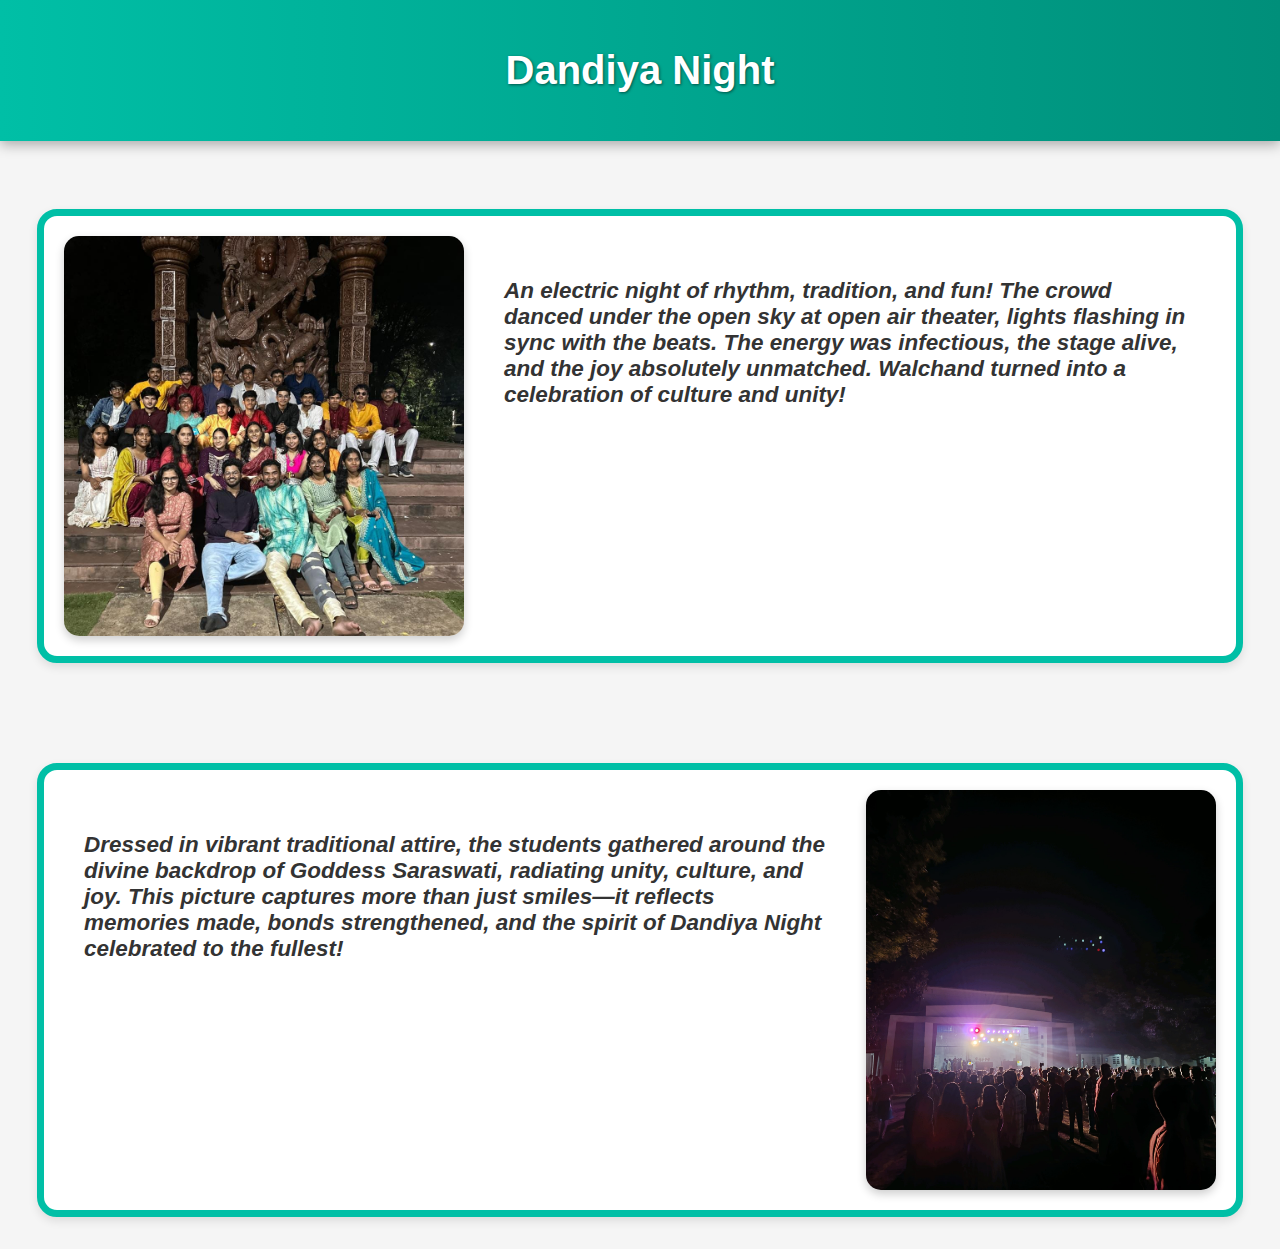
<file: danight.html>
<!DOCTYPE html>
<html lang="en">
<head>
    <meta charset="UTF-8">
    <meta name="viewport" content="width=device-width, initial-scale=1.0">
    <title>Document</title>
    <link rel="stylesheet" href="event.css">
</head>
<body>
    <header>
        <h1>Dandiya Night</h1>
    </header>
    <br><br>
    <div class="box1">
        <img src="Images/danight.1.jpeg" id="img1" >
        <div class="text1"><h3>An electric night of rhythm, tradition, and fun! The crowd danced under the open sky at open air theater, lights flashing in sync with the beats. The energy was infectious, the stage alive, and the joy absolutely unmatched. Walchand turned into a celebration of culture and unity!</h3></div>
     </div>
    
        <br><br>
    
    <div class="box2">
            <div class="text2"><h3>Dressed in vibrant traditional attire, the students gathered around the divine backdrop of Goddess Saraswati, radiating unity, culture, and joy. This picture captures more than just smiles—it reflects memories made, bonds strengthened, and the spirit of Dandiya Night celebrated to the fullest!
            </h3></div>
            <img src="Images/danight.2.jpeg" id="img2" style="width: 350px;" >
            
    </div>
</body>
</html>
</file>
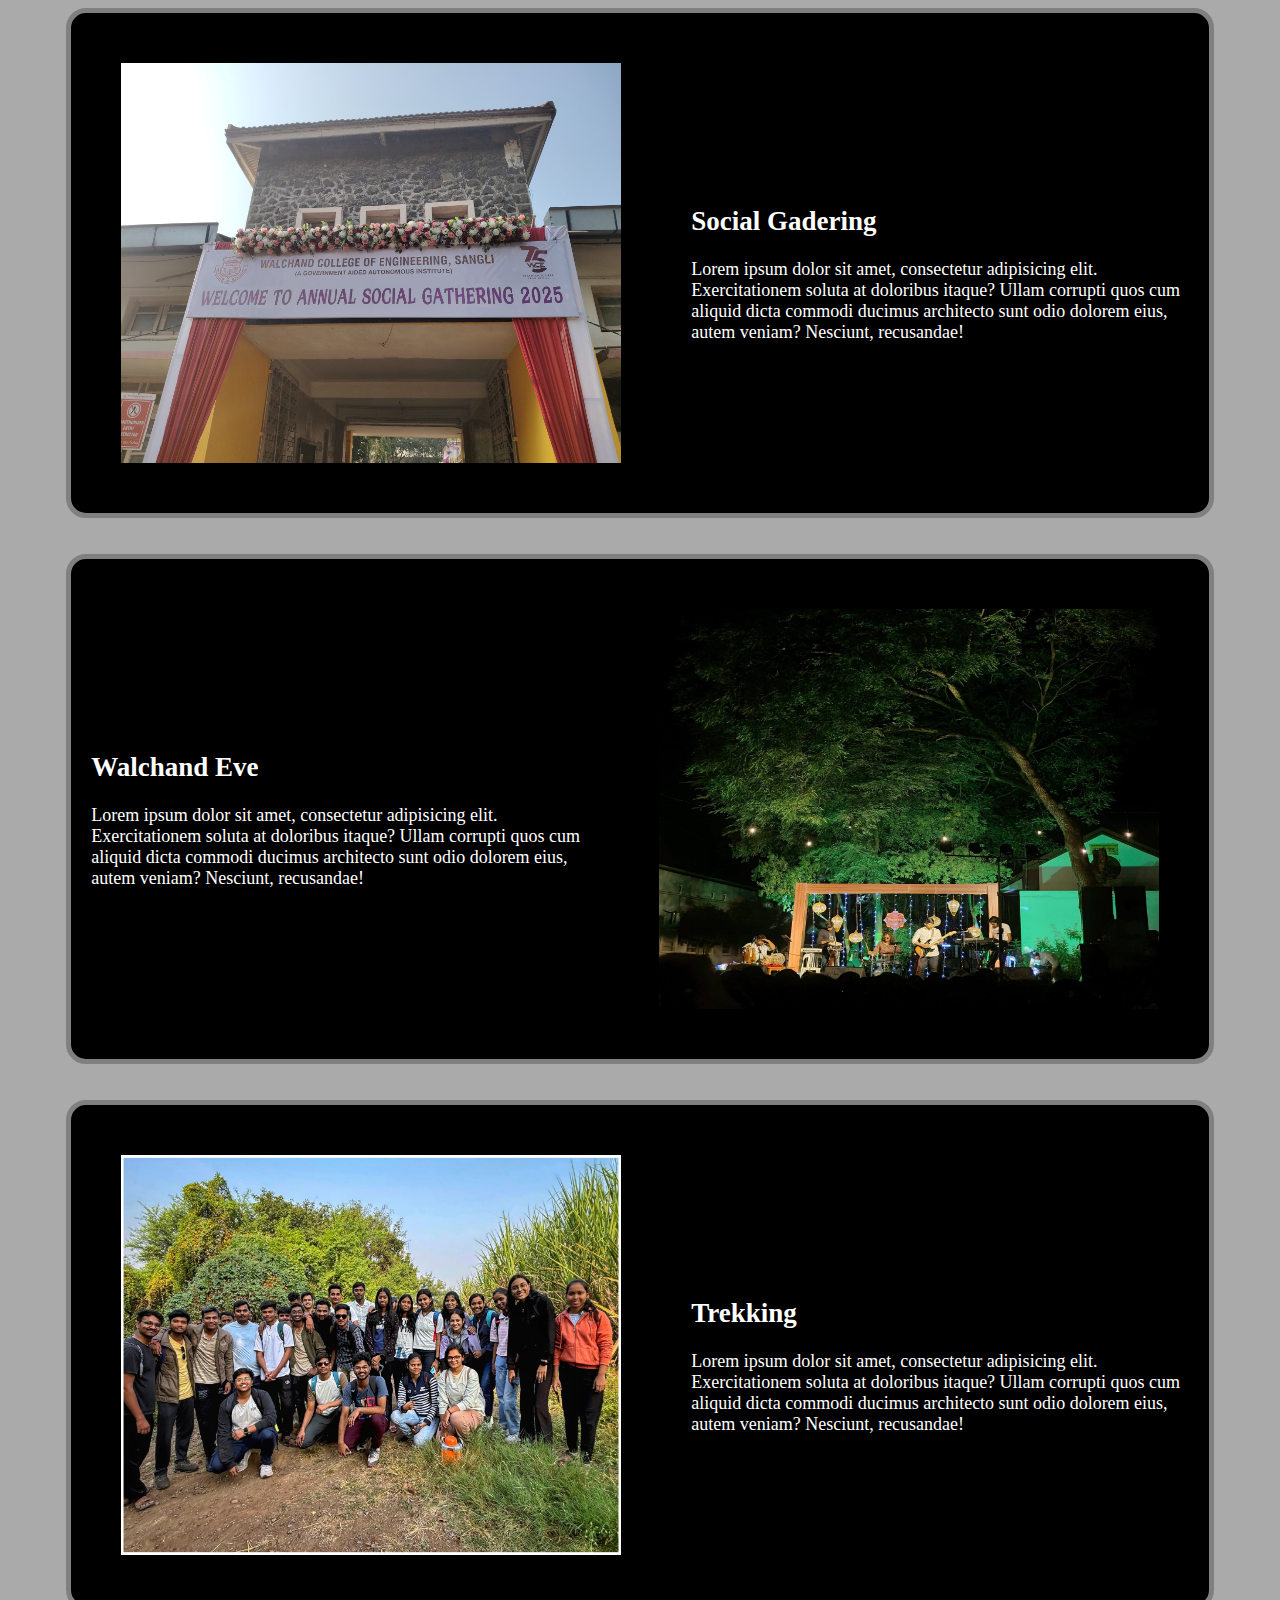
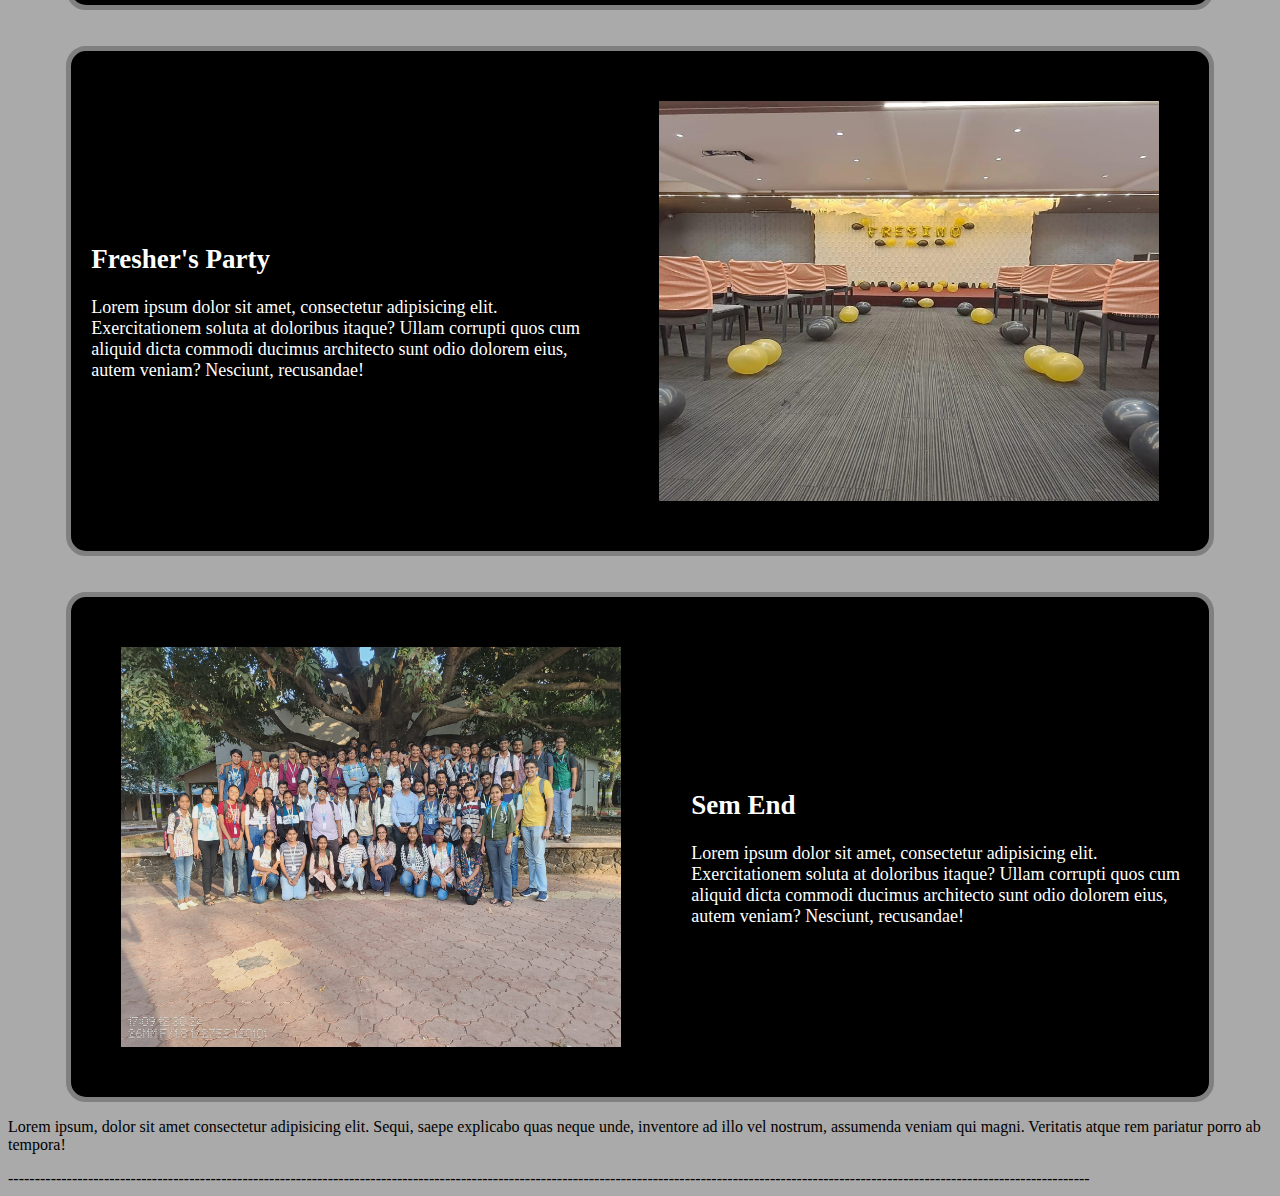
<file: fiest.html>
<!DOCTYPE html>
<html lang="en">
<head>
    <meta charset="UTF-8">
    <meta name="viewport" content="width=device-width, initial-scale=1.0">
    <title>Document</title>
    <link rel="stylesheet" href="fist.css">
</head>
<body>
    <div class="box1">
    <img src="psimg.1.jpg" id="img1" >
    <div class="text1"><h2>Social Gadering</h2>Lorem ipsum dolor sit amet, consectetur adipisicing elit. Exercitationem soluta at doloribus itaque? Ullam corrupti quos cum aliquid dicta commodi ducimus architecto sunt odio dolorem eius, autem veniam? Nesciunt, recusandae!</div>
    </div>

    <br><br>

    <div class="box2">
        <div class="text2"><h2>Walchand Eve</h2>Lorem ipsum dolor sit amet, consectetur adipisicing elit. Exercitationem soluta at doloribus itaque? Ullam corrupti quos cum aliquid dicta commodi ducimus architecto sunt odio dolorem eius, autem veniam? Nesciunt, recusandae!</div>
        <img src="psimg.33.jpg" id="img2" >
    </div>

    <br><br>

    <div class="box3">
        <img src="psimg.3.jpg" id="img1" >
        <div class="text3"><h2>Trekking</h2>Lorem ipsum dolor sit amet, consectetur adipisicing elit. Exercitationem soluta at doloribus itaque? Ullam corrupti quos cum aliquid dicta commodi ducimus architecto sunt odio dolorem eius, autem veniam? Nesciunt, recusandae!</div>
    </div>

    <br><br>

    <div class="box4">
        <div class="text4"><h2>Fresher's Party</h2>Lorem ipsum dolor sit amet, consectetur adipisicing elit. Exercitationem soluta at doloribus itaque? Ullam corrupti quos cum aliquid dicta commodi ducimus architecto sunt odio dolorem eius, autem veniam? Nesciunt, recusandae!</div>
        <img src="psimg.4 - Copy.jpg" id="img2" >
    </div>

    <br><br>

    <div class="box3">
        <img src="psimg.5.jpg" id="img1" >
        <div class="text5"><h2>Sem End</h2>Lorem ipsum dolor sit amet, consectetur adipisicing elit. Exercitationem soluta at doloribus itaque? Ullam corrupti quos cum aliquid dicta commodi ducimus architecto sunt odio dolorem eius, autem veniam? Nesciunt, recusandae!</div>
    </div>

    <p>Lorem ipsum, dolor sit amet consectetur adipisicing elit. Sequi, saepe explicabo quas neque unde, inventore ad illo vel nostrum, assumenda veniam qui magni. Veritatis atque rem pariatur porro ab tempora!</p>


    


       
</body>
</html>[base64]
</file>
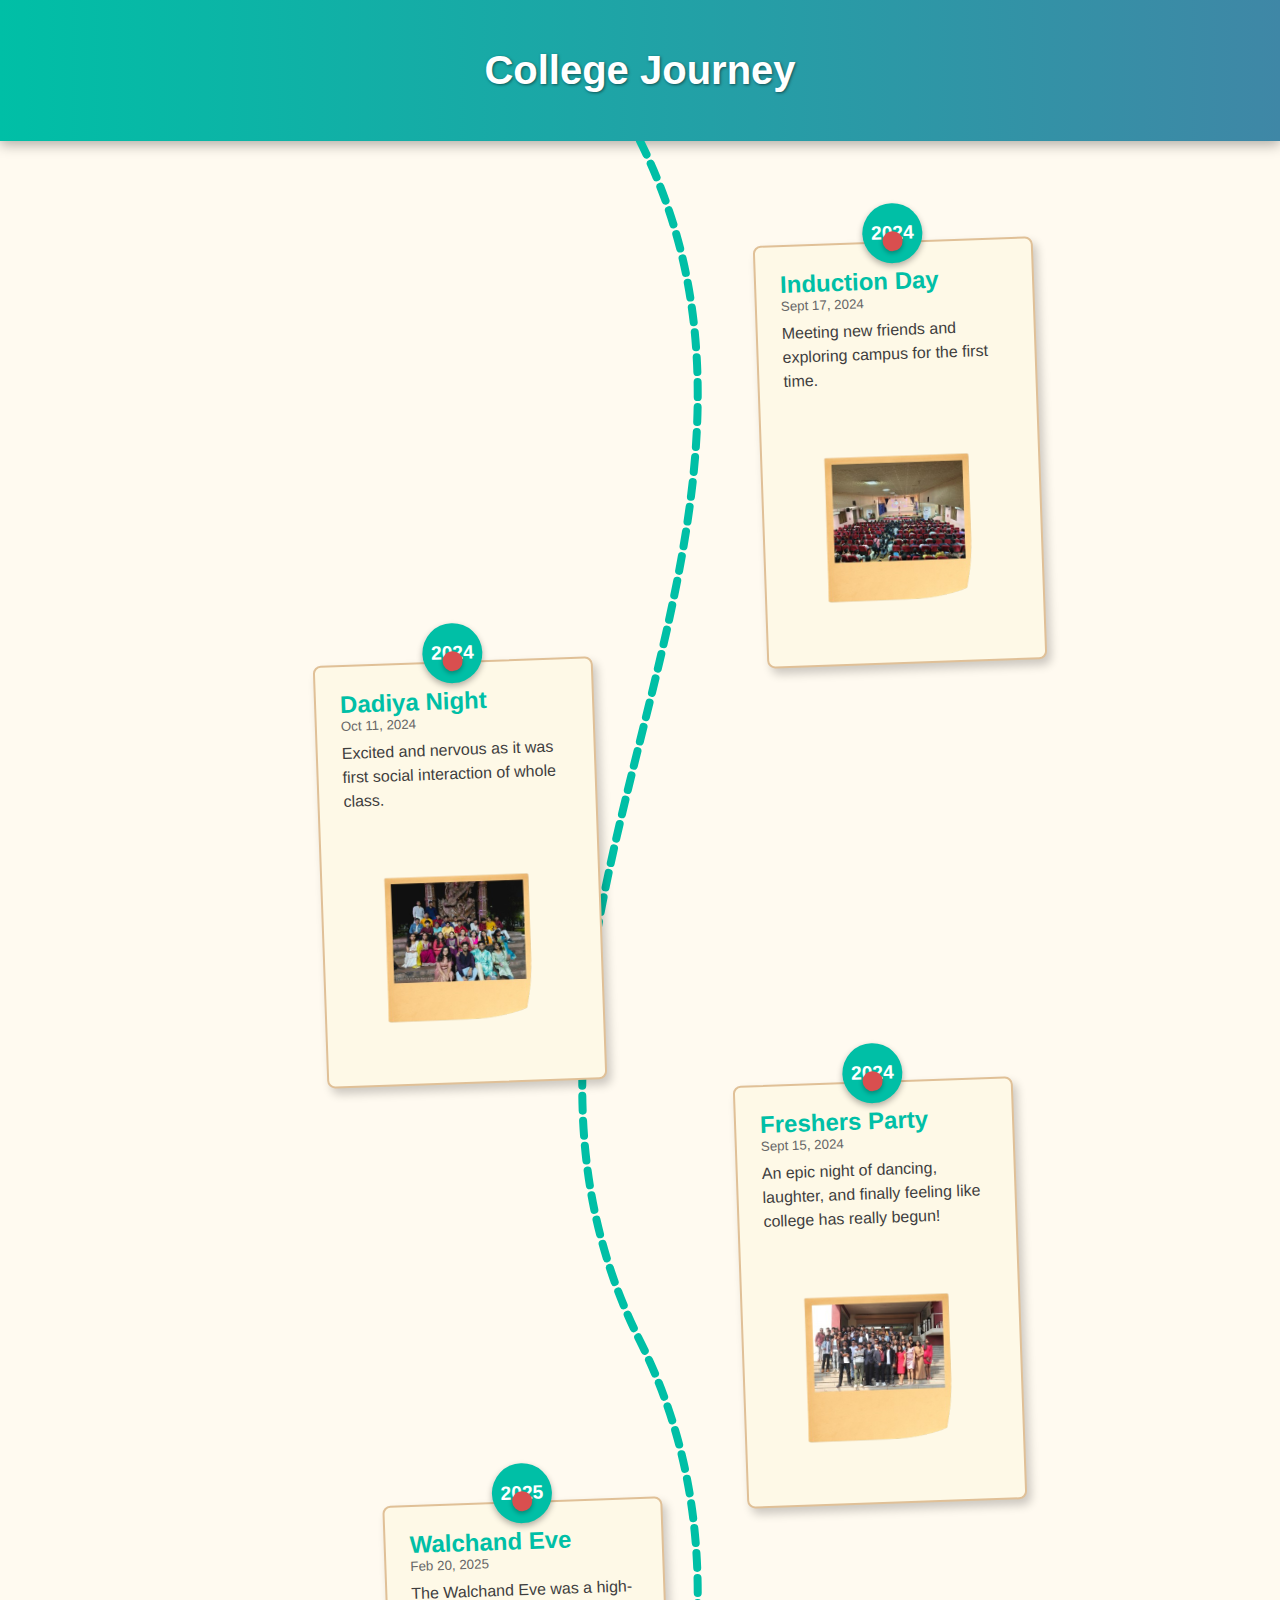
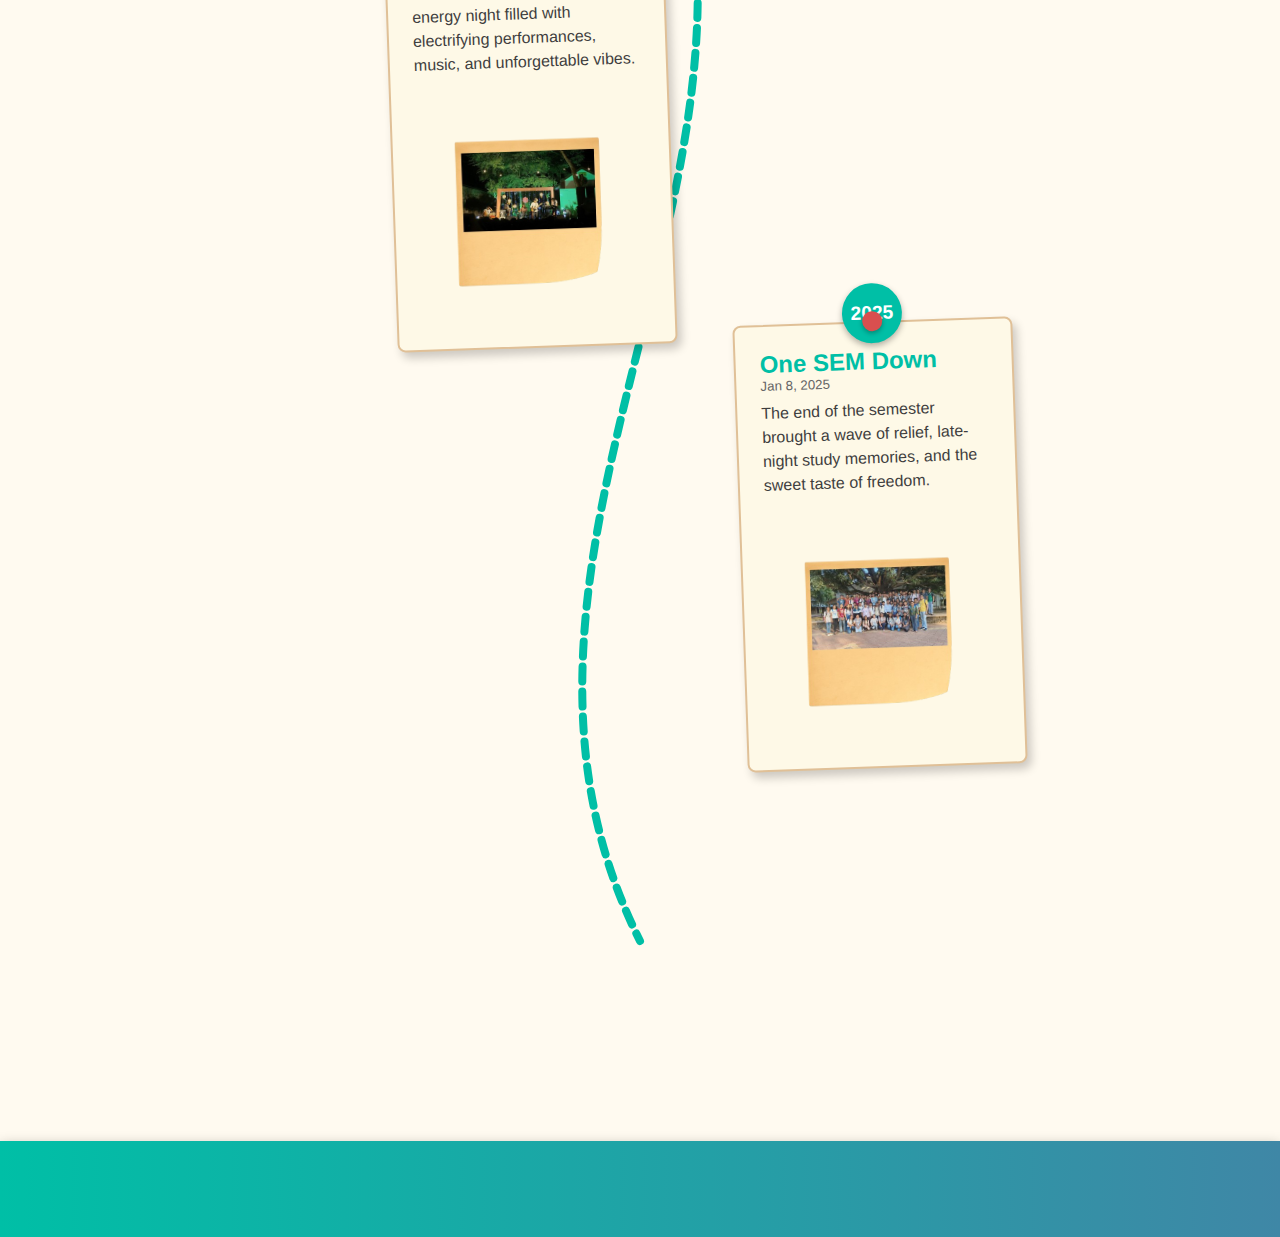
<file: home.html>
<!DOCTYPE html>
<html lang="en">
<head>
  <meta charset="UTF-8" />
  <meta name="viewport" content="width=device-width, initial-scale=1.0"/>
  <title>My College Journey</title>
  <link rel="stylesheet" href="home.css">
  <style>
    
    .modal {
      display: none;
      position: fixed;
      z-index: 1;
      left: 0;
      top: 0;
      width: 100%;
      height: 100%;
      overflow: auto;
      background-color: rgb(0, 0, 0); 
      background-color: rgba(0, 0, 0, 0.9); 
      padding-top: 60px;
    }

    .modal-content {
      margin: auto;
      display: block;
      width: 80%;
      max-width: 700px;
    }

    .close {
      position: absolute;
      top: 15px;
      right: 35px;
      color: #f1f1f1;
      font-size: 40px;
      font-weight: bold;
      transition: 0.3s;
    }

    .close:hover,
    .close:focus {
      color: #bbb;
      text-decoration: none;
      cursor: pointer;
    }
  </style>
</head>
<body>
  <header>
    <h1>College Journey</h1>
  </header>
 
  <div class="timeline">
    <div class="curve-path">
      <svg viewBox="0 0 1000 2600" preserveAspectRatio="xMidYMin meet">
        <path d="M500,0 C700,400 300,800 500,1200 C700,1600 300,2000 500,2400" 
              stroke="var(--accent)" 
              fill="transparent" 
              stroke-width="8" 
              stroke-linecap="round" 
              stroke-dasharray="15,10"/>
      </svg>
    </div>
  
    <div class="timeline-content">
      <div class="event" style="top: 100px; left: 62%;">
        <div class="year-pin">2024</div>
        <h3>Induction Day</h3>
        <small>Sept 17, 2024</small>
        <p>Meeting new friends and exploring campus for the first time.</p>
        <img src="Images/Induction.png" alt="Induction Day" class="event-img">
      </div>

      <div class="event" style="top: 520px; left: 18%;">
        <div class="year-pin">2024</div>
        <a href="danight.html">
        <h3>Dadiya Night</h3>
        </a>
        <small>Oct 11, 2024</small>
        <p>Excited and nervous as it was first social interaction of whole class.</p>
        <img src="Images/Dandiya.png" alt="Dadiya Night" class="event-img">
      </div>

      <div class="event" style="top: 940px; left: 60%;">
        <div class="year-pin">2024</div>
        <h3>Freshers Party</h3>
        <small>Sept 15, 2024</small>
        <p>An epic night of dancing, laughter, and finally feeling like college has really begun!</p>
        <img src="Images/Freasher.png" alt="Freshers" class="event-img">
      </div>

      <div class="event" style="top: 1780px; left: 60%;">
        <div class="year-pin">2025</div>
        <h3>One SEM Down</h3>
        <small>Jan 8, 2025</small>
        <p>The end of the semester brought a wave of relief, late-night study memories, and the sweet taste of freedom.</p>
        <img src="Images/sem end.png" alt="End SEM" class="event-img">
      </div>

      <div class="event" style="top: 1360px; left: 25%;">
        <div class="year-pin">2025</div>
        <a href="walchandeve.html">
        <h3>Walchand Eve</h3>
        </a>
        <small>Feb 20, 2025</small>
        <p>The Walchand Eve was a high-energy night filled with electrifying performances, music, and unforgettable vibes.</p>
        <img src="Images/Eve.png" alt="Walchand Eve" class="event-img">
      </div>
    </div>
  </div>

  <footer class="footer"></footer>

  
  <div id="myModal" class="modal">
    <span class="close" id="closeModal">&times;</span>
    <img class="modal-content" id="modalImage">
  </div>

  <script>
    
    var modal = document.getElementById("myModal");
    var modalImage = document.getElementById("modalImage");
    var closeModal = document.getElementById("closeModal");

    
    document.querySelectorAll('.event-img').forEach(img => {
      img.addEventListener('click', function() {
        modal.style.display = "block";
        modalImage.src = this.src; 
      });
    });

    
    closeModal.addEventListener('click', function() {
      modal.style.display = "none";
    });

    
    window.addEventListener('click', function(event) {
      if (event.target == modal) {
        modal.style.display = "none";
      }
    });
  </script>
</body>
</html>
</file>
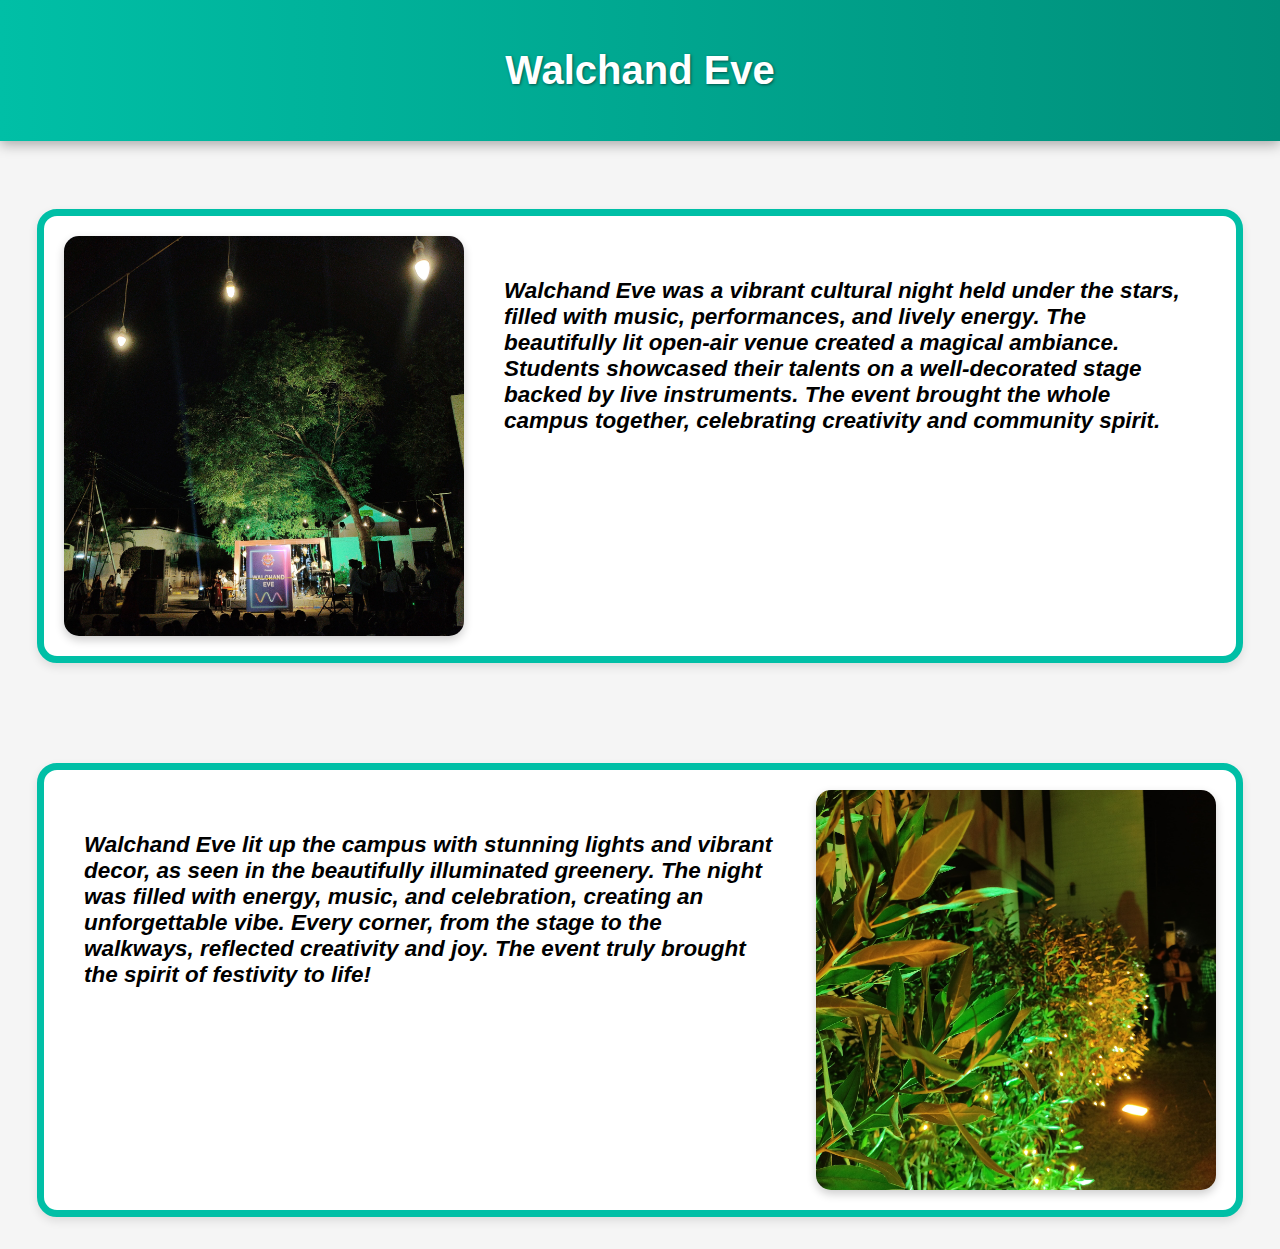
<file: walchandeve.html>
<!DOCTYPE html>
<html lang="en">
<head>
    <meta charset="UTF-8">
    <meta name="viewport" content="width=device-width, initial-scale=1.0">
    <title>Document</title>
    <link rel="stylesheet" href="event.css">

</head>
<body>
    <header>
        <h1>Walchand Eve</h1>
    </header>

    <br><br>
    
    <div class="box1">
        <img src="Images/waleve.1.jpeg" id="img1" >
        <div class="text1" style="color: black;"><h3>Walchand Eve was a vibrant cultural night held under the stars, filled with music, performances, and lively energy. The beautifully lit open-air venue created a magical ambiance. Students showcased their talents on a well-decorated stage backed by live instruments. The event brought the whole campus together, celebrating creativity and community spirit.</h3></div>
     </div>
    
        <br><br>
    
    <div class="box2">
            <div class="text2" style="color:black;"><h3>Walchand Eve lit up the campus with stunning lights and vibrant decor, as seen in the beautifully illuminated greenery. The night was filled with energy, music, and celebration, creating an unforgettable vibe. Every corner, from the stage to the walkways, reflected creativity and joy. The event truly brought the spirit of festivity to life!</h3>
        </div>
            <img src="Images/waleve.2.jpeg" id="img2" >
    </div>
</body>
</html>
</file>
<file: event.css>
:root {
    --accent: #00bfa6;
  }
  
  body {
    margin: 0;
    font-family: Arial, sans-serif;
    background-color: #f5f5f5;
    color: #333;
  }
  
  header {
    background: linear-gradient(90deg, var(--accent), #008f7a);
    padding: 3rem 1rem;
    text-align: center;
    box-shadow: 0 4px 12px rgba(0, 0, 0, 0.3);
    color: white;
  }
  
  header h1 {
    margin: 0;
    font-size: 2.5rem;
    text-shadow: 1px 1px 3px rgba(0, 0, 0, 0.5);
  }
  
  .box1,
  .box2 {
    width: 90%;
    height: auto;
    background-color: #ffffff;
    border: 7px solid var(--accent);
    border-radius: 20px;
    display: flex;
    margin: 2rem auto;
    padding: 20px;
    gap: 20px;
    box-shadow: 0 4px 10px rgba(0, 0, 0, 0.1);
    flex-wrap: wrap;
  }
  
  #img1,
  #img2 {
    width: 400px;
    height: 400px;
    object-fit: cover;
    border-radius: 15px;
    box-shadow: 0 4px 10px rgba(0, 0, 0, 0.2);
  }
  
  .text1,
  .text2 {
    font-size: 1.2rem;
    font-style: italic;
    padding: 20px;
    color: #333;
    flex: 1;
  }
  
  /* Responsive adjustments */
  @media (max-width: 900px) {
    .box1, .box2 {
      flex-direction: column;
      align-items: center
      }
    }
</file>
<file: fist.css>
body{
    background-color: rgba(0, 0, 0, 0.334);
}
.box1,.box3{
    width: 90%;
    align-items: center;
    height: 500px;
    gap: 20px;
    background-color: black;
    border: 5px solid grey;
    border-radius: 20px;
    display: flex;
    margin: auto;
    
}

#img1{
    padding: 50px;
    float: left;
    width: 500px;
    height: 400px;
}

.text1,.text3,.text5{
    flex: 1;
    color: white;
    font-size: large;
}

.box2,.box4{
    width: 90%;
    align-items: center;
    height: 500px;
    gap: 20px;
    background-color:black;
    border: 5px solid grey;
    border-radius: 20px;
    display: flex;
    margin:auto;
}

#img2{
    padding: 50px;
    float: left;
    width: 500px;
    height: 400px;
    float: right;
}

.text2,.text4{
    flex: 1;
    font-size: large;
    padding-left: 20px;
    color: white;
}


.text3{
    flex: 1;
    color: white;
    font-size: large;
}
</file>
<file: home.css>
:root {
      --primary: #fef9e7;
      --accent: #00bfa6;
      --background: #fffaf0;
      --text-dark: #3e3e3e;
      --note-edge: #e0c097;
      --pin-color: #d94f4f;
    }

    body {

      font-family: 'Segoe UI', sans-serif;
      background: var(--background);
      margin: 0;
      padding: 0;
      color: var(--text-dark);
    }

    header {
      background: linear-gradient(90deg, var(--accent), #3f87a6);
      padding: 3rem 1rem;
      text-align: center;
      box-shadow: 0 4px 12px rgba(0,0,0,0.3);
      color: white;
    }

    header h1 {
      margin: 0;
      font-size: 2.5rem;
      text-shadow: 1px 1px 3px rgba(0,0,0,0.5);
    }

    .timeline {
      position: relative;
      padding: 4rem 1rem;
      overflow-x: hidden;
      max-width: 1000px;
      margin: auto;
      height: 2600px;
    }

    .curve-path {
      position: absolute;
      top: 0;
      left: 0;
      width: 100%;
      height: 100%;
      z-index: 0;
    }

    svg {
      width: 100%;
      height: 100%;
    }

    .timeline-content {
      position: absolute;
      top: 0;
      left: 0;
      width: 100%;
      height: 100%;
      z-index: 1;
    }

    .event {
      position: absolute;
      background: #fef9e7 url('https://www.transparenttextures.com/patterns/paper-fibers.png');
      border: 2px solid var(--note-edge);
      box-shadow: 4px 6px 10px rgba(0, 0, 0, 0.2);
      padding: 1.5rem;
      width: 280px;
      transform: rotate(-2deg);
      transition: transform 0.3s ease;
      border-radius: 8px;
    }

    .event::before {
      content: "";
      position: absolute;
      top: -12px;
      left: 50%;
      transform: translateX(-50%);
      width: 20px;
      height: 20px;
      background: var(--pin-color);
      border-radius: 50%;
      box-shadow: 0 2px 5px rgba(0,0,0,0.3);
      z-index: 2;
    }

    .event:hover {
      animation: floaty 1.8s ease-in-out infinite alternate;
      transform: rotate(0deg) scale(1.02);
      z-index: 10;
    }
    

    .event h3 {
      margin-top: 0;
      font-size: 1.5rem;
      color: var(--accent);
    }

    .event small {
      display: block;
      color: #666;
      margin-bottom: 0.5rem;
    }

    .event p {
      line-height: 1.5;
    }

    .event img {
      width: 100%;
      border-radius: 12px;
      margin-top: 1rem;
    }

    .year-pin {
      width: 60px;
      height: 60px;
      border-radius: 50%;
      background: var(--accent);
      color: white;
      font-weight: bold;
      display: flex;
      align-items: center;
      justify-content: center;
      position: absolute;
      top: -40px;
      left: 50%;
      transform: translateX(-50%);
      box-shadow: 0 3px 6px rgba(0,0,0,0.3);
      font-size: 1.2rem;
    }

    .footer{
      background: linear-gradient(90deg, var(--accent), #3f87a6);
      padding: 3rem 1rem;
      text-align: center;
      box-shadow: 0 4px 12px rgba(0,0,0,0.3);
      color: white;
    }

    @media (max-width: 768px) {
      header h1 {
        font-size: 2rem;
      }
      .timeline {
        height: auto;
        padding-bottom: 3rem;
      }
      .event {
        width: 90%;
        position: relative !important;
        top: auto !important;
        left: auto !important;
        bottom: auto !important;
        margin: 2rem auto;
        transform: none !important;
      }
    }

    @media (max-width: 480px) {
      .event h3 {
        font-size: 1.25rem;
      }
      .event p {
        font-size: 0.9rem;
      }
    }
    
    
    body {
        overflow: auto; 
      }
      
      ::-webkit-scrollbar {
        display: none; 
      }
      
      body {
        -ms-overflow-style: none; 
        scrollbar-width: none; 
      }
      * {
        margin: 0;
        padding: 0;
        box-sizing: border-box;
    }
    
    html, body {
      
        height: auto;
        overflow-x: hidden;
        overflow-y: auto;
        scroll-behavior: smooth;
    }
    
    a{
      text-decoration: none;
    }
</file>
